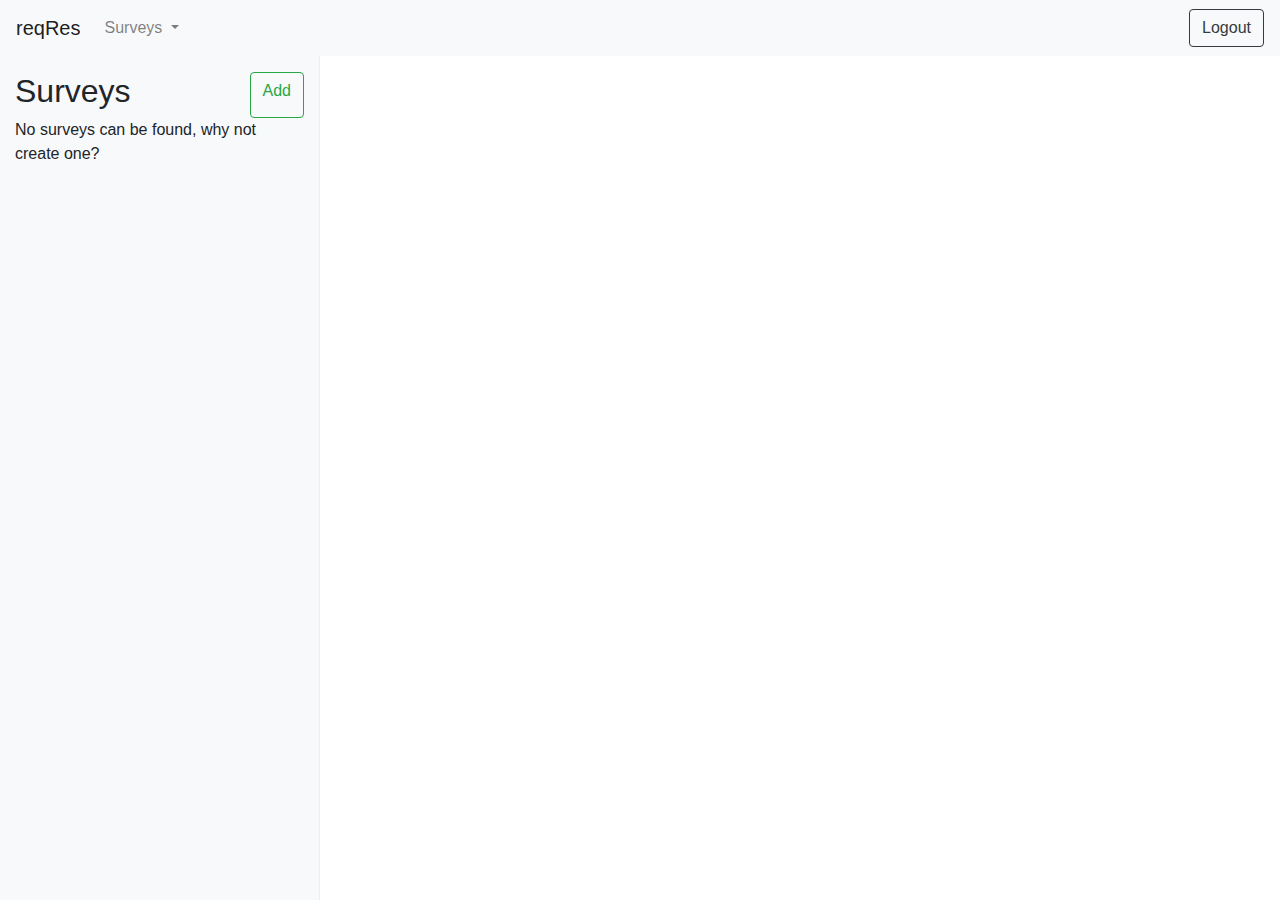
<file: wireframes/index.html>
<!DOCTYPE html>
<html>
	<head>
		<meta charset="utf-8" />
		<meta http-equiv="X-UA-Compatible" content="IE=edge">
		<title>reqRes</title>
		<meta name="viewport" content="width=device-width, initial-scale=1">
		<link rel="stylesheet" type="text/css" media="screen" href="css/style.css" />
	</head>
	<body>
		<!-- Header -->
			<nav class="navbar navbar-expand-lg navbar-light fixed-top bg-light">
				<a class="navbar-brand" href="#">reqRes</a>
				<ul class="navbar-nav mr-auto">
					<li class="nav-item dropdown">
						<a class="nav-link dropdown-toggle" href="#" id="navbarDropdown" role="button" data-toggle="dropdown" aria-haspopup="true" aria-expanded="false">
							Surveys
						</a>
						<div class="dropdown-menu" aria-labelledby="navbarDropdown">
							<a class="dropdown-item" href="index.html">Surveys</a>
							<a class="dropdown-item" href="sections.html">Sections</a>
							<a class="dropdown-item" href="questions.html">Questions</a>
						</div>
					</li>
				</ul>
				<a class="btn btn-outline-dark my-2 my-sm-0" href="submit">Logout</a>
			</nav>
		<!-- END: Header -->
		<!-- Main Container -->
			<div class="container-fluid">
				<div class="row">
					<div class="col-sm-3 d-none d-sm-block bg-light sidebar">
						<div class="d-flex justify-content-between">
							<h2>Surveys</h2>
							<a href="surveys-new.html" class="btn btn-outline-success">Add</a>
						</div>
						<p>No surveys can be found, why not create one?</p>
					</div>
					<main class="col-sm-9 ml-sm-auto pt-3" role="main">
						
					</div>
				</div>
			</div>
		<!-- END: Main Container -->
		<!-- JS Scripts -->
		<script src="https://code.jquery.com/jquery-3.2.1.slim.min.js" integrity="sha384-KJ3o2DKtIkvYIK3UENzmM7KCkRr/rE9/Qpg6aAZGJwFDMVNA/GpGFF93hXpG5KkN" crossorigin="anonymous"></script>
		<script src="https://cdnjs.cloudflare.com/ajax/libs/popper.js/1.12.9/umd/popper.min.js" integrity="sha384-ApNbgh9B+Y1QKtv3Rn7W3mgPxhU9K/ScQsAP7hUibX39j7fakFPskvXusvfa0b4Q" crossorigin="anonymous"></script>
		<script src="js/bootstrap.min.js"></script>
	</body>
</html>
</file>
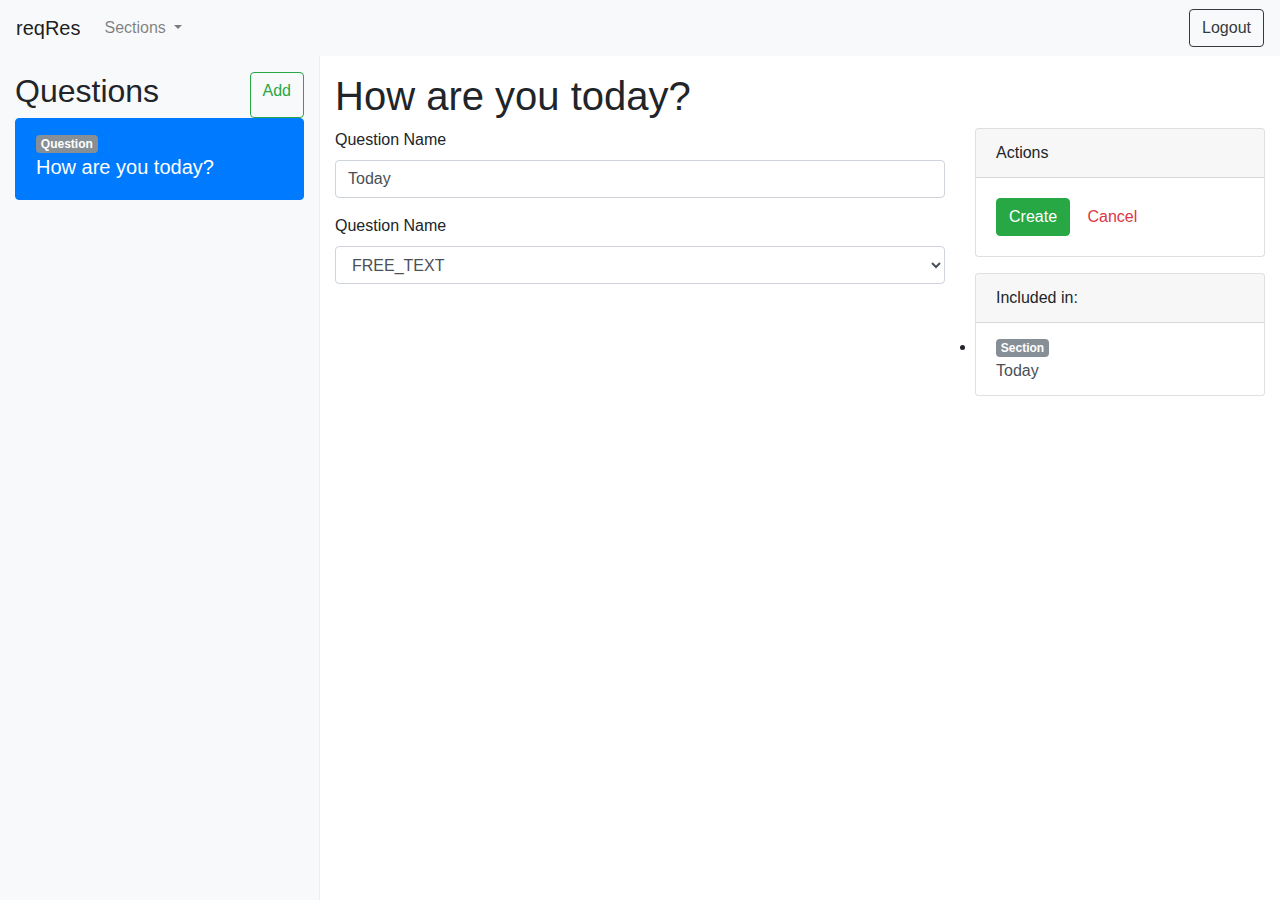
<file: wireframes/questions-view.html>
<!DOCTYPE html>
<html>
	<head>
		<meta charset="utf-8" />
		<meta http-equiv="X-UA-Compatible" content="IE=edge">
		<title>reqRes</title>
		<meta name="viewport" content="width=device-width, initial-scale=1">
		<link rel="stylesheet" type="text/css" media="screen" href="css/style.css" />
	</head>
	<body>
		<!-- Header -->
			<nav class="navbar navbar-expand-lg navbar-light fixed-top bg-light">
				<a class="navbar-brand" href="#">reqRes</a>
				<ul class="navbar-nav mr-auto">
					<li class="nav-item dropdown">
						<a class="nav-link dropdown-toggle" href="#" id="navbarDropdown" role="button" data-toggle="dropdown" aria-haspopup="true" aria-expanded="false">
							Sections
						</a>
						<div class="dropdown-menu" aria-labelledby="navbarDropdown">
							<a class="dropdown-item" href="index.html">Surveys</a>
							<a class="dropdown-item" href="sections.html">Sections</a>
							<a class="dropdown-item" href="questions.html">Questions</a>
						</div>
					</li>
				</ul>
				<a class="btn btn-outline-dark my-2 my-sm-0" href="submit">Logout</a>
			</nav>
		<!-- END: Header -->
		<!-- Main Container -->
			<div class="container-fluid">
				<div class="row">
					<div class="col-sm-3 d-none d-sm-block bg-light sidebar">
						<div class="d-flex justify-content-between">
							<h2>Questions</h2>
							<a href="surveys-new.html" class="btn btn-outline-success">Add</a>
						</div>
						<div class="list-group">
							<a href="#" class="list-group-item list-group-item-action flex-column align-items-start active">
								<span class="badge badge-secondary">Question</span>
								<h5>How are you today?</h5>
							</a>
						</div>
					</div>
					<main class="col-sm-9 ml-sm-auto pt-3" role="main">
						<h1>How are you today?</h1>
						<form class="row" method="post" action="http://localhost/posttest.php">
							<div class="col">
								<div class="form-group">
									<label for="questionName">Question Name</label>
									<input type="text" class="form-control" id="questionName" placeholder="Question name" value="Today">
								</div>
								<div class="form-group">
									<label for="questionType">Question Name</label>
									<select class="form-control" id="questionType">
										<option>FREE_TEXT</option>
										<option>BOOLEAN</option>
										<option>RATING_1_TO_5</option>
										<option data-has-choices="true">SINGLE_SELECT</option>
										<option data-has-choices="true">MULTIPLE_SELECT</option>
										<option>TIME</option>
										<option>NUMBER</option>
									</select>
								</div>
								<div id="questionChoices" class="form-group" data-choices='["Hello", "Me"]'>
									<label for="questionChoices">Question Choices</label>

									<div id="questionChoicesContainer">
										
										<div class="input-group mb-2">
											<div class="input-group-prepend">
												<span class="input-group-text">Drag</span>
											</div>
											<input type="text" class="form-control">
											<div class="input-group-append">
												<button class="btn btn-danger" type="button">Delete</button>
											</div>
										</div>

									</div>

									<button class="btn btn-success" type="button" data-create>Add Question Choice</button>
								</div>
							</div>
							<div class="col-sm-4">
								<div class="card mb-3">
									<div class="card-header">
										Actions
									</div>
									<div class="card-body">
										<button type="submit" class="btn btn-success">Create</button>
										<a href="index.html" class="btn text-danger">Cancel</a>
									</div>
								</div>
								<div class="card mb-3">
									<div class="card-header">
										Included in:
									</div>
									<ul class="list-group list-group-flush">
										<li>
											<a href="sections-view-with-question.html" class="list-group-item list-group-item-action flex-column align-items-start">
												<span class="badge badge-secondary">Section</span>
												<br>Today
											</a>
										</li>
									</ul>
								</div>
							</div>
						</form>
					</div>
				</div>
			</div>
		<!-- END: Main Container -->
		<!-- JS Scripts -->
		<script src="https://code.jquery.com/jquery-3.3.1.min.js"   integrity="sha256-FgpCb/KJQlLNfOu91ta32o/NMZxltwRo8QtmkMRdAu8="   crossorigin="anonymous"></script>
		<script src="https://cdnjs.cloudflare.com/ajax/libs/popper.js/1.12.9/umd/popper.min.js" integrity="sha384-ApNbgh9B+Y1QKtv3Rn7W3mgPxhU9K/ScQsAP7hUibX39j7fakFPskvXusvfa0b4Q" crossorigin="anonymous"></script>
		<script src="js/bootstrap.min.js"></script>
		<script src="js/jquery-ui.min.js"></script>
		<script src="js/app.js"></script>
		<script src="js/QuestionChoices.js"></script>		
	</body>
</html>
</file>
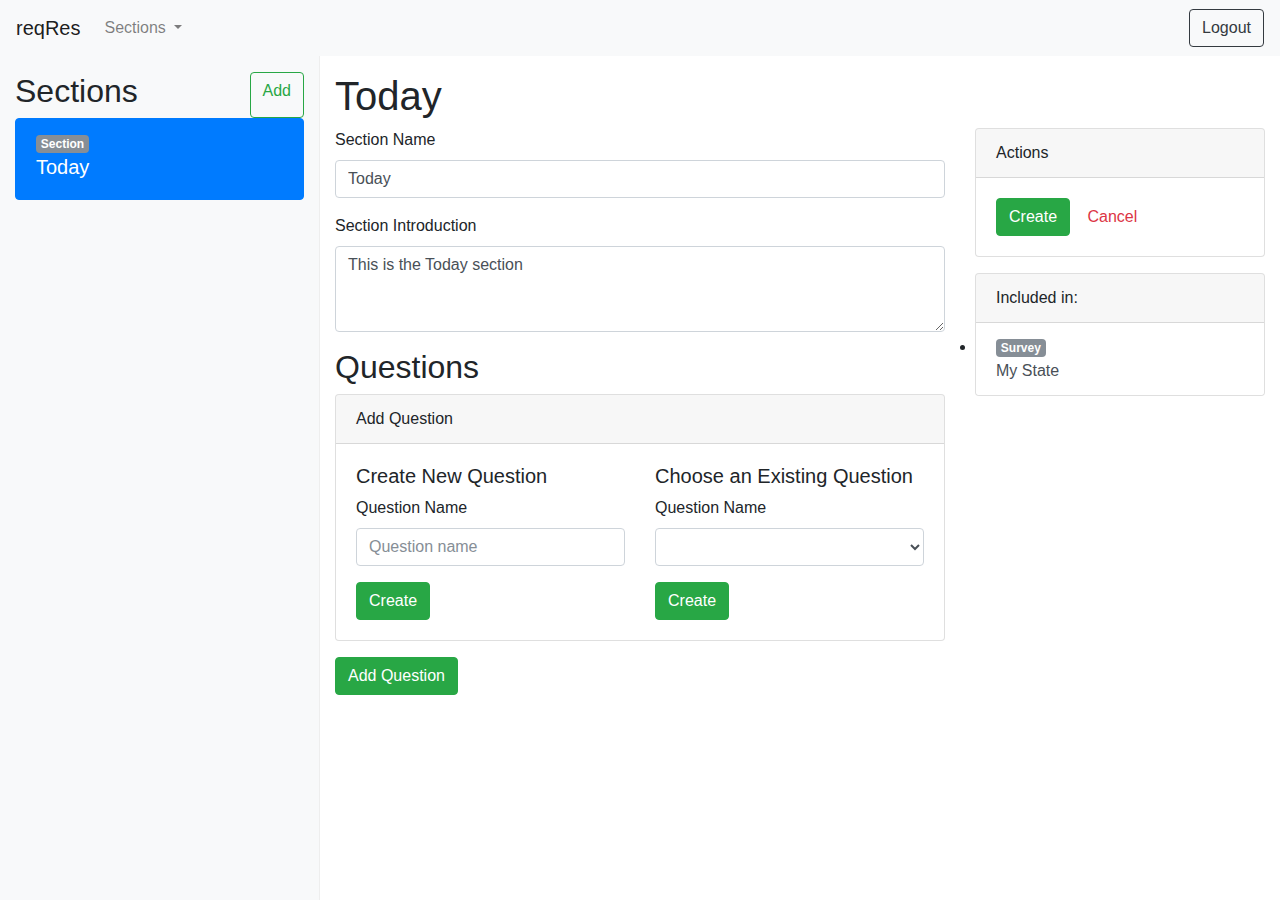
<file: wireframes/sections-view-add-question.html>
<!DOCTYPE html>
<html>
	<head>
		<meta charset="utf-8" />
		<meta http-equiv="X-UA-Compatible" content="IE=edge">
		<title>reqRes</title>
		<meta name="viewport" content="width=device-width, initial-scale=1">
		<link rel="stylesheet" type="text/css" media="screen" href="css/style.css" />
	</head>
	<body>
		<!-- Header -->
			<nav class="navbar navbar-expand-lg navbar-light fixed-top bg-light">
				<a class="navbar-brand" href="#">reqRes</a>
				<ul class="navbar-nav mr-auto">
					<li class="nav-item dropdown">
						<a class="nav-link dropdown-toggle" href="#" id="navbarDropdown" role="button" data-toggle="dropdown" aria-haspopup="true" aria-expanded="false">
							Sections
						</a>
						<div class="dropdown-menu" aria-labelledby="navbarDropdown">
							<a class="dropdown-item" href="index.html">Surveys</a>
							<a class="dropdown-item" href="sections.html">Sections</a>
							<a class="dropdown-item" href="questions.html">Questions</a>
						</div>
					</li>
				</ul>
				<a class="btn btn-outline-dark my-2 my-sm-0" href="submit">Logout</a>
			</nav>
		<!-- END: Header -->
		<!-- Main Container -->
			<div class="container-fluid">
				<div class="row">
					<div class="col-sm-3 d-none d-sm-block bg-light sidebar">
						<div class="d-flex justify-content-between">
							<h2>Sections</h2>
							<a href="surveys-new.html" class="btn btn-outline-success">Add</a>
						</div>
						<div class="list-group">
							<a href="#" class="list-group-item list-group-item-action flex-column align-items-start active">
								<span class="badge badge-secondary">Section</span>
								<h5>Today</h5>
							</a>
						</div>
					</div>
					<main class="col-sm-9 ml-sm-auto pt-3" role="main">
						<h1>Today</h1>
						<form class="row">
							<div class="col">
								<div class="form-group">
									<label for="sectionName">Section Name</label>
									<input type="text" class="form-control" id="sectionName" placeholder="Survey name" value="Today">
								</div>
								<div class="form-group">
									<label for="sectionIntroduction">Section Introduction</label>
									<textarea class="form-control" id="sectionIntroduction" rows="3">This is the Today section</textarea>
								</div>

								<h2>Questions</h2>
								<div class="card mb-3">
									<div class="card-header">
										Add Question
									</div>
									<div class="card-body row">
										<div class="col">
											<h5>Create New Question</h5>
											<div class="form-group">
												<label for="questionName">Question Name</label>
												<input type="text" class="form-control" id="questionName" placeholder="Question name">
											</div>
											<a href="questions-view.html" class="btn btn-success">Create</a>
										</div>
										<div class="col">
											<h5>Choose an Existing Question</h5>
											<div class="form-group">
												<label for="existingQuestion">Question Name</label>
												<select class="form-control" id="existingQuestion">
													<option disabled>No existing questions</option>
												</select>
											</div>
											<button type="submit" class="btn btn-success">Create</button>
										</div>
									</div>
								</div>
								<a href="sections-view-add-question.html" class="btn btn-success">Add Question</a>
							</div>
							<div class="col-sm-4">
								<div class="card mb-3">
									<div class="card-header">
										Actions
									</div>
									<div class="card-body">
										<button type="submit" class="btn btn-success">Create</button>
										<a href="index.html" class="btn text-danger">Cancel</a>
									</div>
								</div>
								<div class="card mb-3">
									<div class="card-header">
										Included in:
									</div>
									<ul class="list-group list-group-flush">
										<li>
											<a href="surveys-view-with-section.html" class="list-group-item list-group-item-action flex-column align-items-start">
												<span class="badge badge-secondary">Survey</span>
												<br>My State
											</a>
										</li>
									</ul>
								</div>
							</div>
						</form>
					</div>
				</div>
			</div>
		<!-- END: Main Container -->
		<!-- JS Scripts -->
		<script src="https://code.jquery.com/jquery-3.2.1.slim.min.js" integrity="sha384-KJ3o2DKtIkvYIK3UENzmM7KCkRr/rE9/Qpg6aAZGJwFDMVNA/GpGFF93hXpG5KkN" crossorigin="anonymous"></script>
		<script src="https://cdnjs.cloudflare.com/ajax/libs/popper.js/1.12.9/umd/popper.min.js" integrity="sha384-ApNbgh9B+Y1QKtv3Rn7W3mgPxhU9K/ScQsAP7hUibX39j7fakFPskvXusvfa0b4Q" crossorigin="anonymous"></script>
		<script src="js/bootstrap.min.js"></script>
	</body>
</html>
</file>
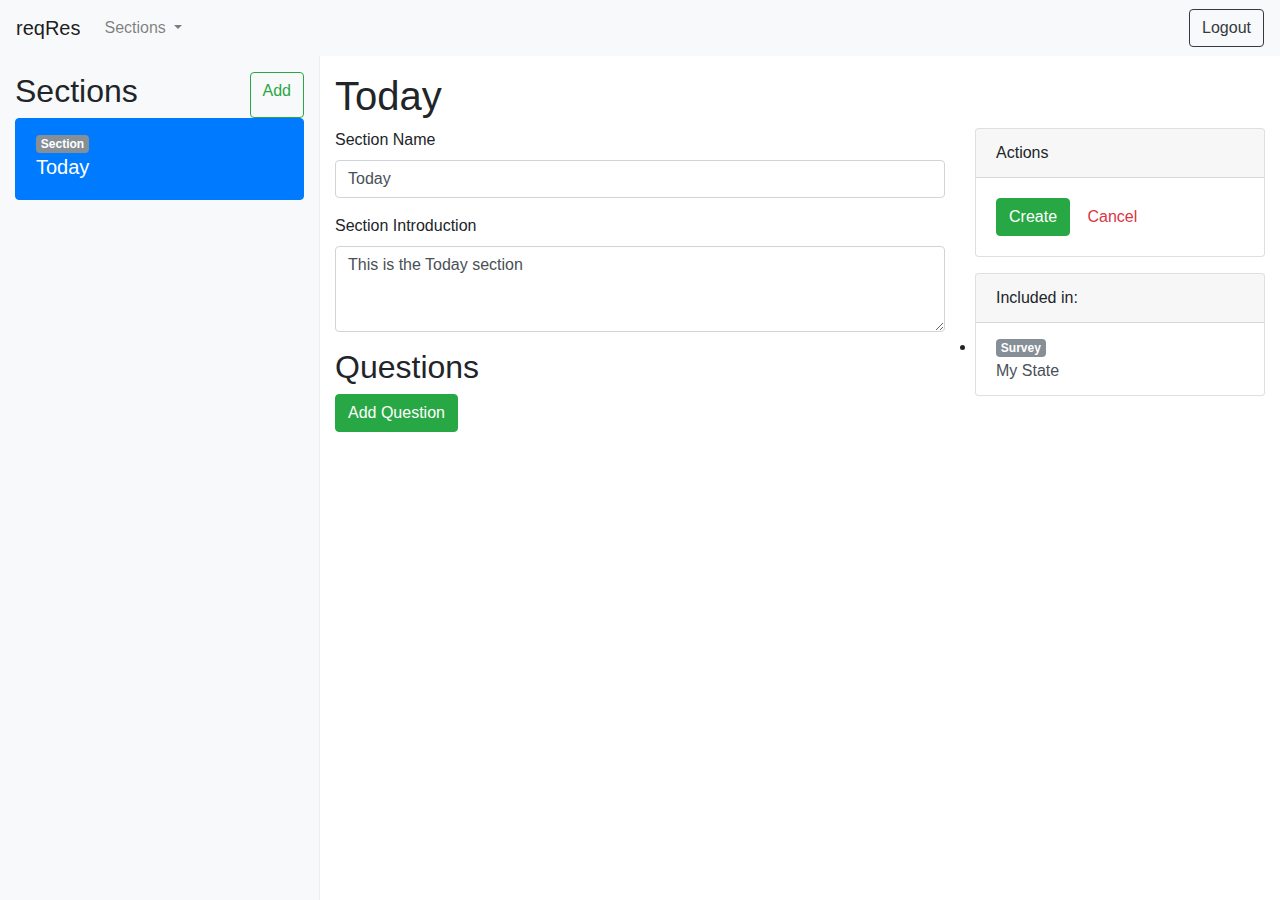
<file: wireframes/sections-view.html>
<!DOCTYPE html>
<html>
	<head>
		<meta charset="utf-8" />
		<meta http-equiv="X-UA-Compatible" content="IE=edge">
		<title>reqRes</title>
		<meta name="viewport" content="width=device-width, initial-scale=1">
		<link rel="stylesheet" type="text/css" media="screen" href="css/style.css" />
	</head>
	<body>
		<!-- Header -->
			<nav class="navbar navbar-expand-lg navbar-light fixed-top bg-light">
				<a class="navbar-brand" href="#">reqRes</a>
				<ul class="navbar-nav mr-auto">
					<li class="nav-item dropdown">
						<a class="nav-link dropdown-toggle" href="#" id="navbarDropdown" role="button" data-toggle="dropdown" aria-haspopup="true" aria-expanded="false">
							Sections
						</a>
						<div class="dropdown-menu" aria-labelledby="navbarDropdown">
							<a class="dropdown-item" href="index.html">Surveys</a>
							<a class="dropdown-item" href="sections.html">Sections</a>
							<a class="dropdown-item" href="questions.html">Questions</a>
						</div>
					</li>
				</ul>
				<a class="btn btn-outline-dark my-2 my-sm-0" href="submit">Logout</a>
			</nav>
		<!-- END: Header -->
		<!-- Main Container -->
			<div class="container-fluid">
				<div class="row">
					<div class="col-sm-3 d-none d-sm-block bg-light sidebar">
						<div class="d-flex justify-content-between">
							<h2>Sections</h2>
							<a href="surveys-new.html" class="btn btn-outline-success">Add</a>
						</div>
						<div class="list-group">
							<a href="#" class="list-group-item list-group-item-action flex-column align-items-start active">
								<span class="badge badge-secondary">Section</span>
								<h5>Today</h5>
							</a>
						</div>
					</div>
					<main class="col-sm-9 ml-sm-auto pt-3" role="main">
						<h1>Today</h1>
						<form class="row">
							<div class="col">
								<div class="form-group">
									<label for="sectionName">Section Name</label>
									<input type="text" class="form-control" id="sectionName" placeholder="Survey name" value="Today">
								</div>
								<div class="form-group">
									<label for="sectionIntroduction">Section Introduction</label>
									<textarea class="form-control" id="sectionIntroduction" rows="3">This is the Today section</textarea>
								</div>

								<h2>Questions</h2>
								<a href="sections-view-add-question.html" class="btn btn-success">Add Question</a>
							</div>
							<div class="col-sm-4">
								<div class="card mb-3">
									<div class="card-header">
										Actions
									</div>
									<div class="card-body">
										<button type="submit" class="btn btn-success">Create</button>
										<a href="index.html" class="btn text-danger">Cancel</a>
									</div>
								</div>
								<div class="card mb-3">
									<div class="card-header">
										Included in:
									</div>
									<ul class="list-group list-group-flush">
										<li>
											<a href="surveys-view-with-section.html" class="list-group-item list-group-item-action flex-column align-items-start">
												<span class="badge badge-secondary">Survey</span>
												<br>My State
											</a>
										</li>
									</ul>
								</div>
							</div>
						</form>
					</div>
				</div>
			</div>
		<!-- END: Main Container -->
		<!-- JS Scripts -->
		<script src="https://code.jquery.com/jquery-3.2.1.slim.min.js" integrity="sha384-KJ3o2DKtIkvYIK3UENzmM7KCkRr/rE9/Qpg6aAZGJwFDMVNA/GpGFF93hXpG5KkN" crossorigin="anonymous"></script>
		<script src="https://cdnjs.cloudflare.com/ajax/libs/popper.js/1.12.9/umd/popper.min.js" integrity="sha384-ApNbgh9B+Y1QKtv3Rn7W3mgPxhU9K/ScQsAP7hUibX39j7fakFPskvXusvfa0b4Q" crossorigin="anonymous"></script>
		<script src="js/bootstrap.min.js"></script>
	</body>
</html>
</file>
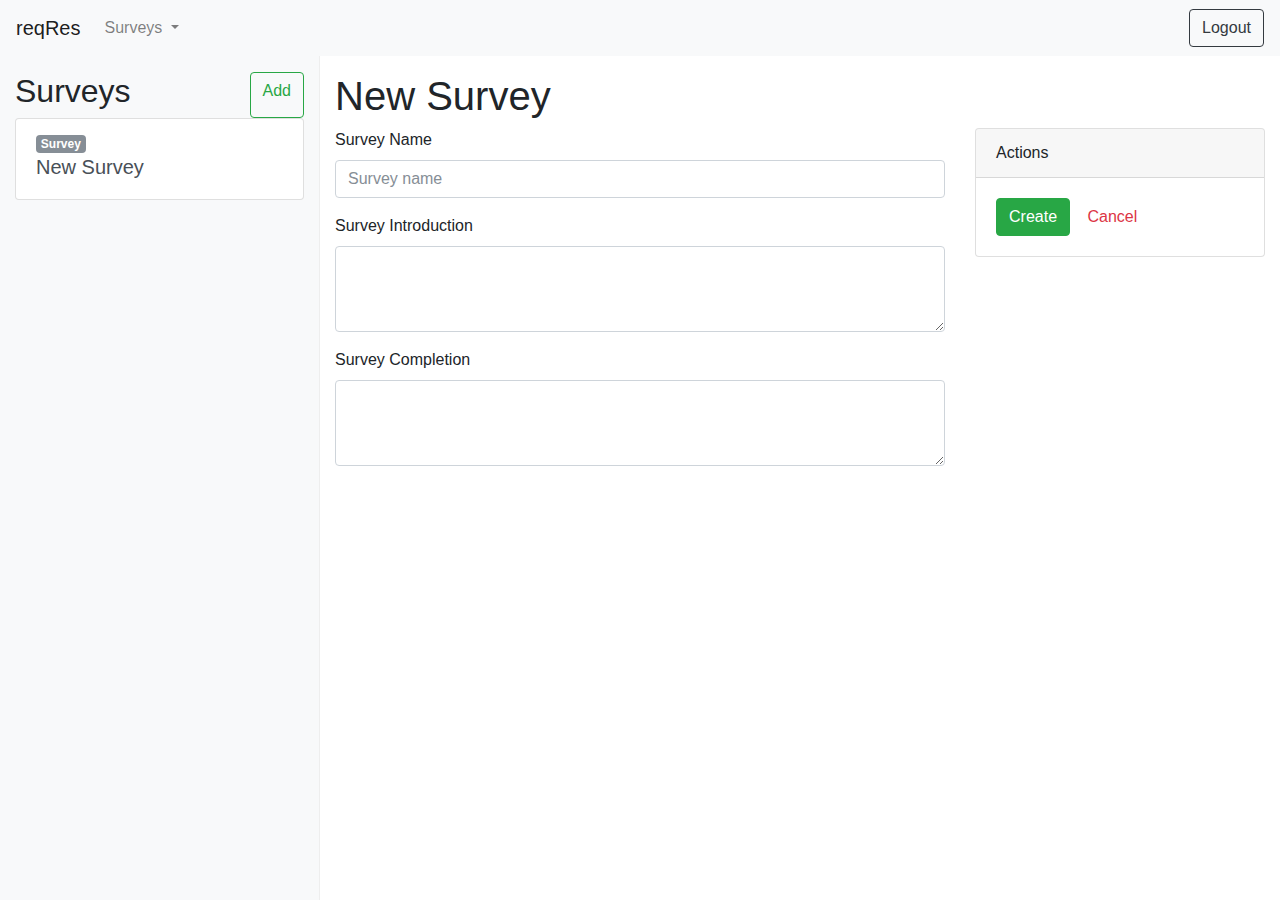
<file: wireframes/surveys-new.html>
<!DOCTYPE html>
<html>
	<head>
		<meta charset="utf-8" />
		<meta http-equiv="X-UA-Compatible" content="IE=edge">
		<title>reqRes</title>
		<meta name="viewport" content="width=device-width, initial-scale=1">
		<link rel="stylesheet" type="text/css" media="screen" href="css/style.css" />
	</head>
	<body>
		<!-- Header -->
			<nav class="navbar navbar-expand-lg navbar-light fixed-top bg-light">
				<a class="navbar-brand" href="#">reqRes</a>
				<ul class="navbar-nav mr-auto">
					<li class="nav-item dropdown">
						<a class="nav-link dropdown-toggle" href="#" id="navbarDropdown" role="button" data-toggle="dropdown" aria-haspopup="true" aria-expanded="false">
							Surveys
						</a>
						<div class="dropdown-menu" aria-labelledby="navbarDropdown">
							<a class="dropdown-item" href="index.html">Surveys</a>
							<a class="dropdown-item" href="sections.html">Sections</a>
							<a class="dropdown-item" href="questions.html">Questions</a>
						</div>
					</li>
				</ul>
				<a class="btn btn-outline-dark my-2 my-sm-0" href="submit">Logout</a>
			</nav>
		<!-- END: Header -->
		<!-- Main Container -->
			<div class="container-fluid">
				<div class="row">
					<div class="col-sm-3 d-none d-sm-block bg-light sidebar">
						<div class="d-flex justify-content-between">
							<h2>Surveys</h2>
							<a href="surveys-new.html" class="btn btn-outline-success">Add</a>
						</div>
						<div class="list-group">
							<a href="#" class="list-group-item list-group-item-action flex-column align-items-start">
								<span class="badge badge-secondary">Survey</span>
								<h5>New Survey</h5>
							</a>
						</div>
					</div>
					<main class="col-sm-9 ml-sm-auto pt-3" role="main">
						<h1>New Survey</h1>
						<form class="row" action="surveys-view.html">
							<div class="col">
								<div class="form-group">
									<label for="surveyName">Survey Name</label>
									<input type="text" class="form-control" id="surveyName" placeholder="Survey name">
								</div>
								<div class="form-group">
									<label for="surveyIntroduction">Survey Introduction</label>
									<textarea class="form-control" id="surveyIntroduction" rows="3"></textarea>
								</div>
								<div class="form-group">
									<label for="surveyCompletion">Survey Completion</label>
									<textarea class="form-control" id="surveyCompletion" rows="3"></textarea>
								</div>
							</div>
							<div class="col-sm-4">
								<div class="card">
									<div class="card-header">
										Actions
									</div>
									<div class="card-body">
										<button type="submit" class="btn btn-success">Create</button>
										<a href="index.html" class="btn text-danger">Cancel</a>
									</div>
								</div>
							</div>
						</form>
					</div>
				</div>
			</div>
		<!-- END: Main Container -->
		<!-- JS Scripts -->
		<script src="https://code.jquery.com/jquery-3.2.1.slim.min.js" integrity="sha384-KJ3o2DKtIkvYIK3UENzmM7KCkRr/rE9/Qpg6aAZGJwFDMVNA/GpGFF93hXpG5KkN" crossorigin="anonymous"></script>
		<script src="https://cdnjs.cloudflare.com/ajax/libs/popper.js/1.12.9/umd/popper.min.js" integrity="sha384-ApNbgh9B+Y1QKtv3Rn7W3mgPxhU9K/ScQsAP7hUibX39j7fakFPskvXusvfa0b4Q" crossorigin="anonymous"></script>
		<script src="js/bootstrap.min.js"></script>
	</body>
</html>
</file>
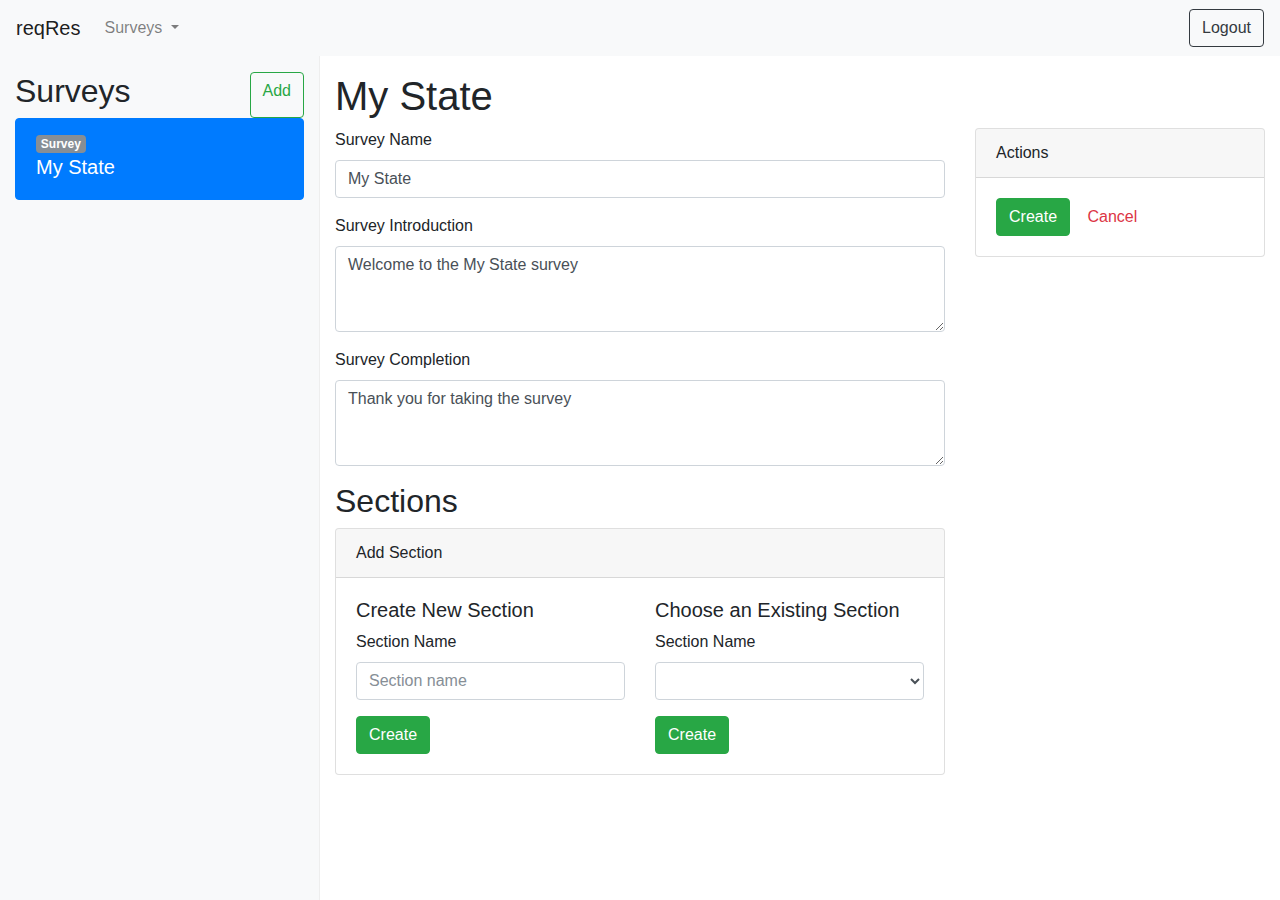
<file: wireframes/surveys-view-add-section.html>
<!DOCTYPE html>
<html>
	<head>
		<meta charset="utf-8" />
		<meta http-equiv="X-UA-Compatible" content="IE=edge">
		<title>reqRes</title>
		<meta name="viewport" content="width=device-width, initial-scale=1">
		<link rel="stylesheet" type="text/css" media="screen" href="css/style.css" />
	</head>
	<body>
		<!-- Header -->
			<nav class="navbar navbar-expand-lg navbar-light fixed-top bg-light">
				<a class="navbar-brand" href="#">reqRes</a>
				<ul class="navbar-nav mr-auto">
					<li class="nav-item dropdown">
						<a class="nav-link dropdown-toggle" href="#" id="navbarDropdown" role="button" data-toggle="dropdown" aria-haspopup="true" aria-expanded="false">
							Surveys
						</a>
						<div class="dropdown-menu" aria-labelledby="navbarDropdown">
							<a class="dropdown-item" href="index.html">Surveys</a>
							<a class="dropdown-item" href="sections.html">Sections</a>
							<a class="dropdown-item" href="questions.html">Questions</a>
						</div>
					</li>
				</ul>
				<a class="btn btn-outline-dark my-2 my-sm-0" href="submit">Logout</a>
			</nav>
		<!-- END: Header -->
		<!-- Main Container -->
			<div class="container-fluid">
				<div class="row">
					<div class="col-sm-3 d-none d-sm-block bg-light sidebar">
						<div class="d-flex justify-content-between">
							<h2>Surveys</h2>
							<a href="surveys-new.html" class="btn btn-outline-success">Add</a>
						</div>
						<div class="list-group">
							<a href="#" class="list-group-item list-group-item-action flex-column align-items-start active">
								<span class="badge badge-secondary">Survey</span>
								<h5>My State</h5>
							</a>
						</div>
					</div>
					<main class="col-sm-9 ml-sm-auto pt-3" role="main">
						<h1>My State</h1>
						<form class="row">
							<div class="col">
								<div class="form-group">
									<label for="surveyName">Survey Name</label>
									<input type="text" class="form-control" id="surveyName" placeholder="Survey name" value="My State">
								</div>
								<div class="form-group">
									<label for="surveyIntroduction">Survey Introduction</label>
									<textarea class="form-control" id="surveyIntroduction" rows="3">Welcome to the My State survey</textarea>
								</div>
								<div class="form-group">
									<label for="surveyCompletion">Survey Completion</label>
									<textarea class="form-control" id="surveyCompletion" rows="3">Thank you for taking the survey</textarea>
								</div>

								<h2>Sections</h2>
								<div class="card">
									<div class="card-header">
										Add Section
									</div>
									<div class="card-body row">
										<div class="col">
											<h5>Create New Section</h5>
											<div class="form-group">
												<label for="surveyName">Section Name</label>
												<input type="text" class="form-control" id="sectionName" placeholder="Section name">
											</div>
											<a href="sections-view.html" class="btn btn-success">Create</a>
										</div>
										<div class="col">
											<h5>Choose an Existing Section</h5>
											<div class="form-group">
												<label for="existingSection">Section Name</label>
												<select class="form-control" id="existingSection">
													<option disabled>No existing sections</option>
												</select>
											</div>
											<button type="submit" class="btn btn-success">Create</button>
										</div>
									</div>
								</div>
							</div>
							<div class="col-sm-4">
								<div class="card">
									<div class="card-header">
										Actions
									</div>
									<div class="card-body">
										<button type="submit" class="btn btn-success">Create</button>
										<a href="index.html" class="btn text-danger">Cancel</a>
									</div>
								</div>
							</div>
						</form>
					</div>
				</div>
			</div>
		<!-- END: Main Container -->
		<!-- JS Scripts -->
		<script src="https://code.jquery.com/jquery-3.2.1.slim.min.js" integrity="sha384-KJ3o2DKtIkvYIK3UENzmM7KCkRr/rE9/Qpg6aAZGJwFDMVNA/GpGFF93hXpG5KkN" crossorigin="anonymous"></script>
		<script src="https://cdnjs.cloudflare.com/ajax/libs/popper.js/1.12.9/umd/popper.min.js" integrity="sha384-ApNbgh9B+Y1QKtv3Rn7W3mgPxhU9K/ScQsAP7hUibX39j7fakFPskvXusvfa0b4Q" crossorigin="anonymous"></script>
		<script src="js/bootstrap.min.js"></script>
	</body>
</html>
</file>
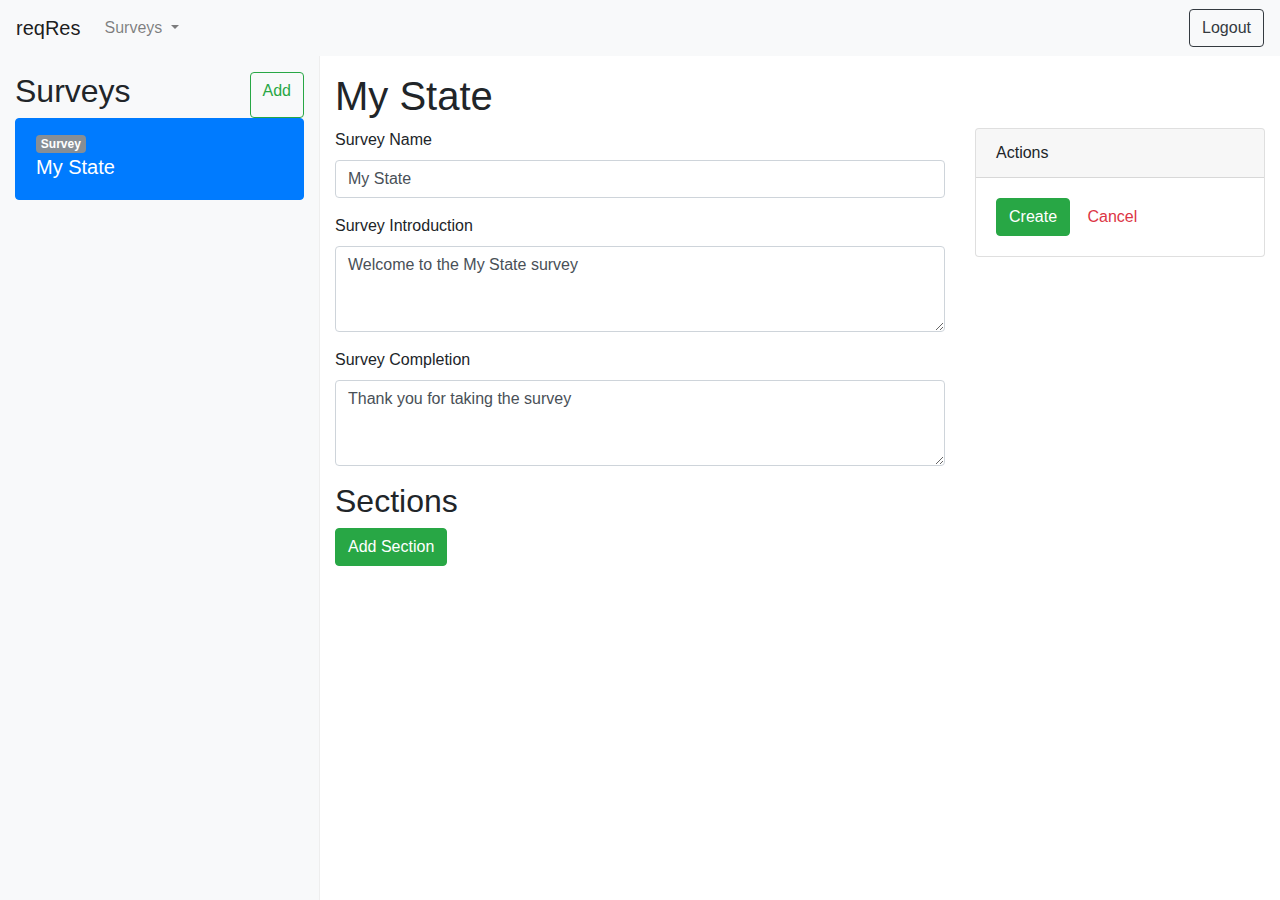
<file: wireframes/surveys-view-with-section.html>
<!DOCTYPE html>
<html>
	<head>
		<meta charset="utf-8" />
		<meta http-equiv="X-UA-Compatible" content="IE=edge">
		<title>reqRes</title>
		<meta name="viewport" content="width=device-width, initial-scale=1">
		<link rel="stylesheet" type="text/css" media="screen" href="css/style.css" />
	</head>
	<body>
		<!-- Header -->
			<nav class="navbar navbar-expand-lg navbar-light fixed-top bg-light">
				<a class="navbar-brand" href="#">reqRes</a>
				<ul class="navbar-nav mr-auto">
					<li class="nav-item dropdown">
						<a class="nav-link dropdown-toggle" href="#" id="navbarDropdown" role="button" data-toggle="dropdown" aria-haspopup="true" aria-expanded="false">
							Surveys
						</a>
						<div class="dropdown-menu" aria-labelledby="navbarDropdown">
							<a class="dropdown-item" href="index.html">Surveys</a>
							<a class="dropdown-item" href="sections.html">Sections</a>
							<a class="dropdown-item" href="questions.html">Questions</a>
						</div>
					</li>
				</ul>
				<a class="btn btn-outline-dark my-2 my-sm-0" href="submit">Logout</a>
			</nav>
		<!-- END: Header -->
		<!-- Main Container -->
			<div class="container-fluid">
				<div class="row">
					<div class="col-sm-3 d-none d-sm-block bg-light sidebar">
						<div class="d-flex justify-content-between">
							<h2>Surveys</h2>
							<a href="surveys-new.html" class="btn btn-outline-success">Add</a>
						</div>
						<div class="list-group">
							<a href="#" class="list-group-item list-group-item-action flex-column align-items-start active">
								<span class="badge badge-secondary">Survey</span>
								<h5>My State</h5>
							</a>
						</div>
					</div>
					<main class="col-sm-9 ml-sm-auto pt-3" role="main">
						<h1>My State</h1>
						<form class="row">
							<div class="col">
								<div class="form-group">
									<label for="surveyName">Survey Name</label>
									<input type="text" class="form-control" id="surveyName" placeholder="Survey name" value="My State">
								</div>
								<div class="form-group">
									<label for="surveyIntroduction">Survey Introduction</label>
									<textarea class="form-control" id="surveyIntroduction" rows="3">Welcome to the My State survey</textarea>
								</div>
								<div class="form-group">
									<label for="surveyCompletion">Survey Completion</label>
									<textarea class="form-control" id="surveyCompletion" rows="3">Thank you for taking the survey</textarea>
								</div>

								<h2>Sections</h2>
								<a href="surveys-view-add-section.html" class="btn btn-success">Add Section</a>
							</div>
							<div class="col-sm-4">
								<div class="card">
									<div class="card-header">
										Actions
									</div>
									<div class="card-body">
										<button type="submit" class="btn btn-success">Create</button>
										<a href="index.html" class="btn text-danger">Cancel</a>
									</div>
								</div>
							</div>
						</form>
					</div>
				</div>
			</div>
		<!-- END: Main Container -->
		<!-- JS Scripts -->
		<script src="https://code.jquery.com/jquery-3.2.1.slim.min.js" integrity="sha384-KJ3o2DKtIkvYIK3UENzmM7KCkRr/rE9/Qpg6aAZGJwFDMVNA/GpGFF93hXpG5KkN" crossorigin="anonymous"></script>
		<script src="https://cdnjs.cloudflare.com/ajax/libs/popper.js/1.12.9/umd/popper.min.js" integrity="sha384-ApNbgh9B+Y1QKtv3Rn7W3mgPxhU9K/ScQsAP7hUibX39j7fakFPskvXusvfa0b4Q" crossorigin="anonymous"></script>
		<script src="js/bootstrap.min.js"></script>
	</body>
</html>
</file>
